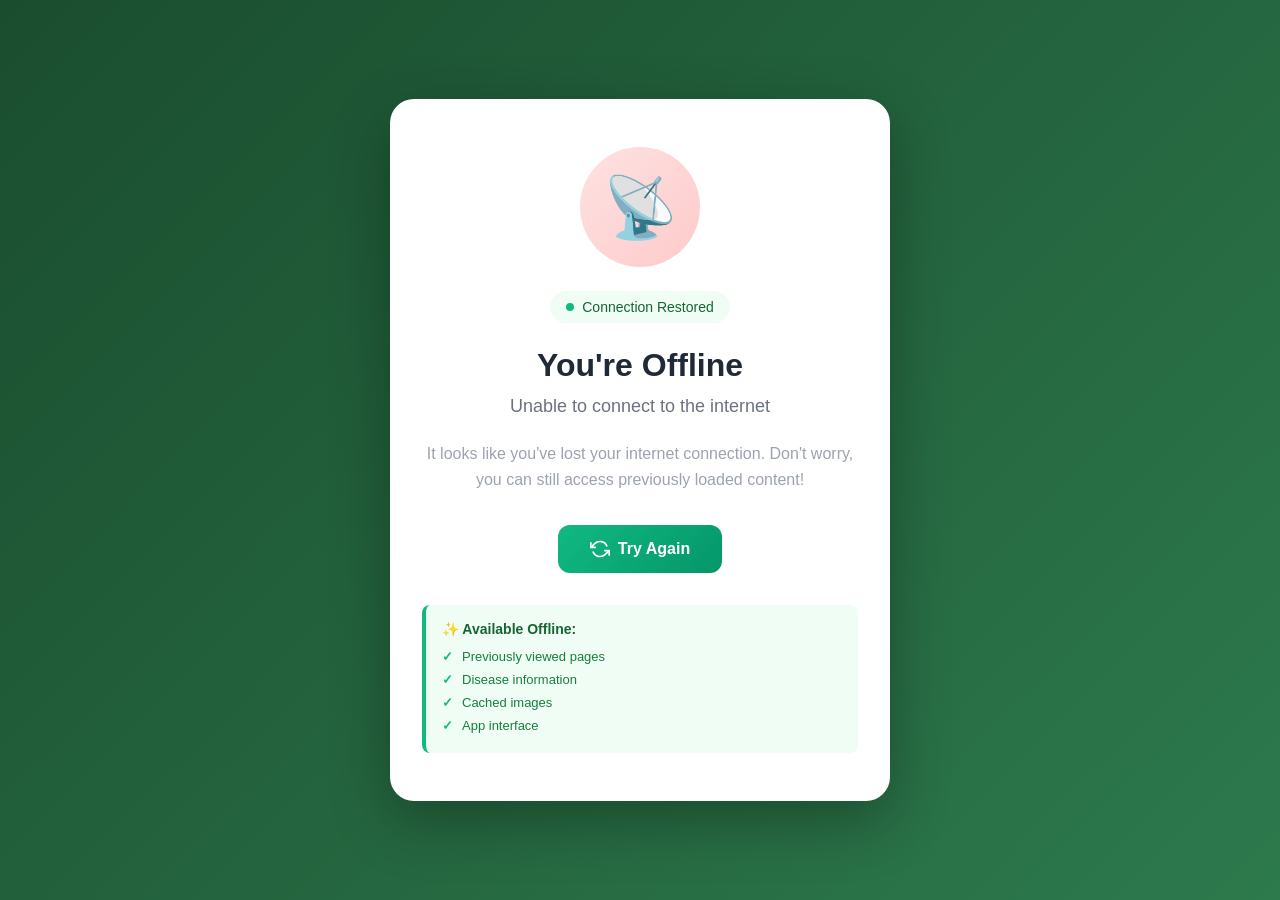
<file: static/offline.html>
<!DOCTYPE html>
<html lang="en">
<head>
    <meta charset="UTF-8">
    <meta name="viewport" content="width=device-width, initial-scale=1.0">
    <title>Offline - Chilli Care</title>
    <link rel="icon" href="/static/images/Site icon.png" type="image/png">
    <style>
        * {
            margin: 0;
            padding: 0;
            box-sizing: border-box;
        }

        body {
            font-family: 'Inter', -apple-system, BlinkMacSystemFont, 'Segoe UI', Roboto, sans-serif;
            background: linear-gradient(135deg, #1a4d2e 0%, #2d7a4d 100%);
            min-height: 100vh;
            display: flex;
            align-items: center;
            justify-content: center;
            padding: 20px;
        }

        .offline-container {
            background: white;
            border-radius: 24px;
            padding: 48px 32px;
            max-width: 500px;
            width: 100%;
            text-align: center;
            box-shadow: 0 20px 60px rgba(0, 0, 0, 0.3);
        }

        .offline-icon {
            width: 120px;
            height: 120px;
            margin: 0 auto 24px;
            background: linear-gradient(135deg, #fee2e2 0%, #fecaca 100%);
            border-radius: 50%;
            display: flex;
            align-items: center;
            justify-content: center;
            font-size: 60px;
            animation: pulse 2s ease-in-out infinite;
        }

        @keyframes pulse {
            0%, 100% {
                transform: scale(1);
            }
            50% {
                transform: scale(1.05);
            }
        }

        h1 {
            font-size: 32px;
            font-weight: 800;
            color: #1f2937;
            margin-bottom: 12px;
        }

        .subtitle {
            font-size: 18px;
            color: #6b7280;
            margin-bottom: 24px;
        }

        .message {
            font-size: 16px;
            color: #9ca3af;
            line-height: 1.6;
            margin-bottom: 32px;
        }

        .btn-retry {
            display: inline-flex;
            align-items: center;
            gap: 8px;
            padding: 14px 32px;
            background: linear-gradient(135deg, #10b981 0%, #059669 100%);
            color: white;
            border: none;
            border-radius: 12px;
            font-size: 16px;
            font-weight: 600;
            cursor: pointer;
            transition: all 0.3s ease;
            text-decoration: none;
        }

        .btn-retry:hover {
            transform: translateY(-2px);
            box-shadow: 0 8px 20px rgba(16, 185, 129, 0.4);
        }

        .btn-retry:active {
            transform: translateY(0);
        }

        .cached-notice {
            margin-top: 32px;
            padding: 16px;
            background: #f0fdf4;
            border-left: 4px solid #10b981;
            border-radius: 8px;
            text-align: left;
        }

        .cached-notice h3 {
            font-size: 14px;
            font-weight: 600;
            color: #166534;
            margin-bottom: 8px;
        }

        .cached-notice ul {
            list-style: none;
            padding: 0;
        }

        .cached-notice li {
            font-size: 13px;
            color: #15803d;
            padding: 4px 0;
            padding-left: 20px;
            position: relative;
        }

        .cached-notice li::before {
            content: '✓';
            position: absolute;
            left: 0;
            color: #10b981;
            font-weight: 700;
        }

        .network-status {
            display: inline-flex;
            align-items: center;
            gap: 8px;
            padding: 8px 16px;
            background: #fef2f2;
            border-radius: 20px;
            font-size: 14px;
            color: #991b1b;
            margin-bottom: 24px;
        }

        .status-dot {
            width: 8px;
            height: 8px;
            background: #dc2626;
            border-radius: 50%;
            animation: blink 1.5s ease-in-out infinite;
        }

        @keyframes blink {
            0%, 100% {
                opacity: 1;
            }
            50% {
                opacity: 0.3;
            }
        }

        @media (max-width: 480px) {
            .offline-container {
                padding: 32px 24px;
            }

            h1 {
                font-size: 24px;
            }

            .subtitle {
                font-size: 16px;
            }

            .offline-icon {
                width: 100px;
                height: 100px;
                font-size: 50px;
            }
        }
    </style>
</head>
<body>
    <div class="offline-container">
        <div class="offline-icon">
            📡
        </div>

        <div class="network-status">
            <span class="status-dot"></span>
            <span>No Internet Connection</span>
        </div>

        <h1>You're Offline</h1>
        <p class="subtitle">Unable to connect to the internet</p>
        
        <p class="message">
            It looks like you've lost your internet connection. 
            Don't worry, you can still access previously loaded content!
        </p>

        <button class="btn-retry" onclick="window.location.reload()">
            <svg width="20" height="20" viewBox="0 0 24 24" fill="none" stroke="currentColor" stroke-width="2">
                <path d="M1 4v6h6M23 20v-6h-6"/>
                <path d="M20.49 9A9 9 0 0 0 5.64 5.64L1 10m22 4l-4.64 4.36A9 9 0 0 1 3.51 15"/>
            </svg>
            Try Again
        </button>

        <div class="cached-notice">
            <h3>✨ Available Offline:</h3>
            <ul>
                <li>Previously viewed pages</li>
                <li>Disease information</li>
                <li>Cached images</li>
                <li>App interface</li>
            </ul>
        </div>
    </div>

    <script>
        // Check if we're back online
        window.addEventListener('online', () => {
            console.log('Back online!');
            // Show notification
            const notice = document.createElement('div');
            notice.style.cssText = `
                position: fixed;
                top: 20px;
                right: 20px;
                background: linear-gradient(135deg, #10b981 0%, #059669 100%);
                color: white;
                padding: 16px 24px;
                border-radius: 12px;
                box-shadow: 0 4px 12px rgba(0, 0, 0, 0.2);
                font-weight: 600;
                z-index: 9999;
                animation: slideIn 0.3s ease;
            `;
            notice.textContent = '✓ You\'re back online!';
            document.body.appendChild(notice);
            
            // Reload after a short delay
            setTimeout(() => {
                window.location.reload();
            }, 1500);
        });

        // Update status if already online
        if (navigator.onLine) {
            document.querySelector('.network-status').innerHTML = `
                <span style="width: 8px; height: 8px; background: #10b981; border-radius: 50%;"></span>
                <span style="color: #166534;">Connection Restored</span>
            `;
            document.querySelector('.network-status').style.background = '#f0fdf4';
        }
    </script>
</body>
</html>
</file>
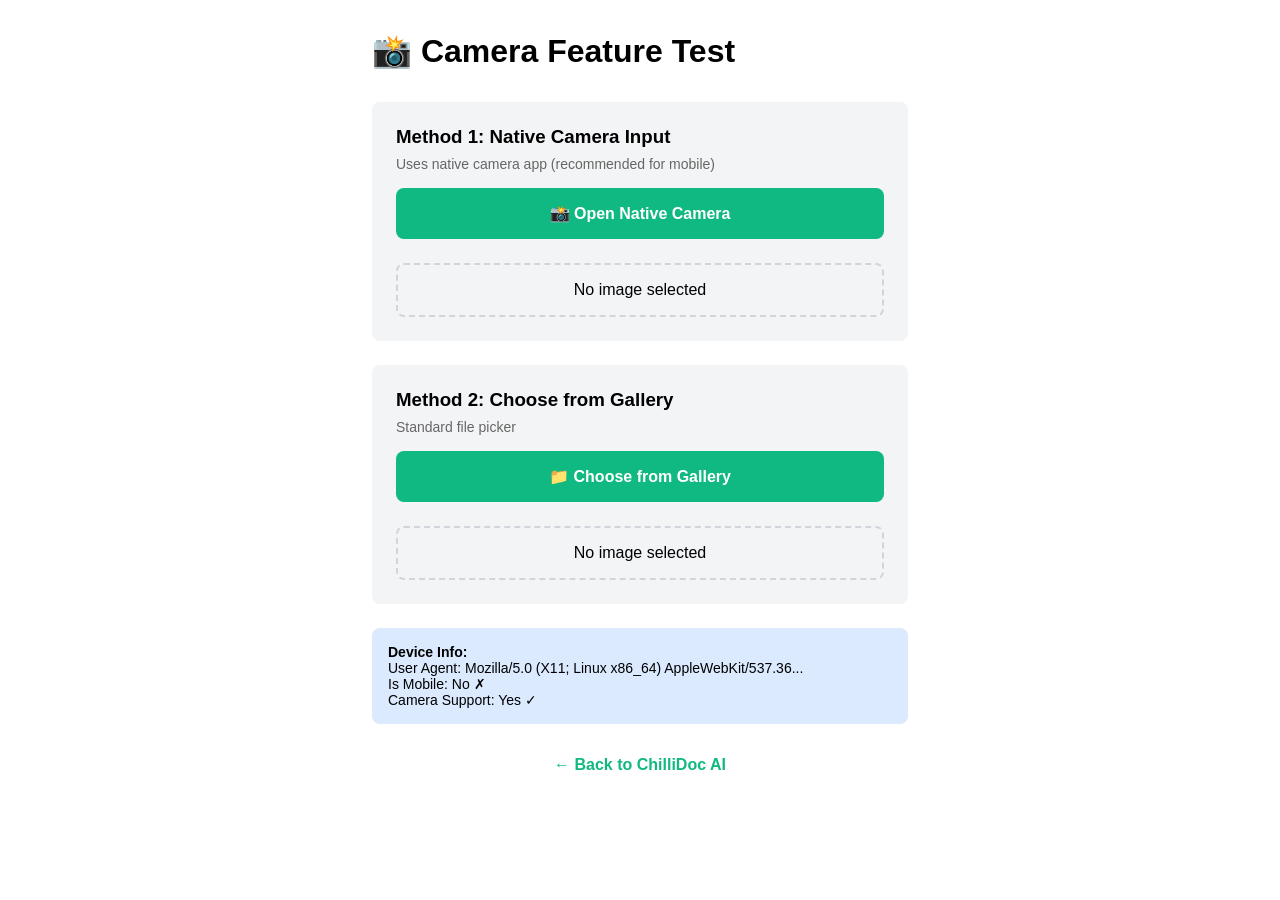
<file: templates/camera-test.html>
<!DOCTYPE html>
<html lang="en">
<head>
    <meta charset="UTF-8">
    <meta name="viewport" content="width=device-width, initial-scale=1.0">
    <title>Camera Test - ChilliDoc AI</title>
    <style>
        * { margin: 0; padding: 0; box-sizing: border-box; }
        body {
            font-family: -apple-system, BlinkMacSystemFont, 'Segoe UI', sans-serif;
            padding: 2rem;
            max-width: 600px;
            margin: 0 auto;
        }
        h1 { margin-bottom: 2rem; }
        .test-section {
            background: #f3f4f6;
            padding: 1.5rem;
            border-radius: 0.5rem;
            margin-bottom: 1.5rem;
        }
        button {
            width: 100%;
            padding: 1rem;
            margin: 0.5rem 0;
            border: none;
            border-radius: 0.5rem;
            font-size: 1rem;
            cursor: pointer;
            background: #10b981;
            color: white;
            font-weight: 600;
        }
        button:hover { background: #059669; }
        .preview {
            margin-top: 1rem;
            border: 2px dashed #d1d5db;
            border-radius: 0.5rem;
            padding: 1rem;
            text-align: center;
        }
        .preview img {
            max-width: 100%;
            border-radius: 0.5rem;
            margin-top: 1rem;
        }
        .info {
            background: #dbeafe;
            padding: 1rem;
            border-radius: 0.5rem;
            margin-top: 1rem;
            font-size: 0.875rem;
        }
        .success { background: #d1fae5; color: #065f46; }
        .error { background: #fee2e2; color: #991b1b; }
    </style>
</head>
<body>
    <h1>📸 Camera Feature Test</h1>
    
    <div class="test-section">
        <h3>Method 1: Native Camera Input</h3>
        <p style="margin: 0.5rem 0; font-size: 0.875rem; color: #666;">
            Uses native camera app (recommended for mobile)
        </p>
        <input type="file" id="nativeCamera" accept="image/*" capture="environment" hidden>
        <button onclick="document.getElementById('nativeCamera').click()">
            📸 Open Native Camera
        </button>
        <div class="preview" id="preview1">No image selected</div>
    </div>
    
    <div class="test-section">
        <h3>Method 2: Choose from Gallery</h3>
        <p style="margin: 0.5rem 0; font-size: 0.875rem; color: #666;">
            Standard file picker
        </p>
        <input type="file" id="gallery" accept="image/*" hidden>
        <button onclick="document.getElementById('gallery').click()">
            📁 Choose from Gallery
        </button>
        <div class="preview" id="preview2">No image selected</div>
    </div>
    
    <div class="info" id="deviceInfo">
        <strong>Device Info:</strong><br>
        User Agent: <span id="ua"></span><br>
        Is Mobile: <span id="isMobile"></span><br>
        Camera Support: <span id="cameraSupport"></span>
    </div>
    
    <div style="margin-top: 2rem; text-align: center;">
        <a href="/" style="color: #10b981; text-decoration: none; font-weight: 600;">
            ← Back to ChilliDoc AI
        </a>
    </div>
    
    <script>
        // Device detection
        const isMobile = /iPhone|iPad|iPod|Android/i.test(navigator.userAgent);
        const cameraSupport = !!(navigator.mediaDevices && navigator.mediaDevices.getUserMedia);
        
        document.getElementById('ua').textContent = navigator.userAgent.substring(0, 50) + '...';
        document.getElementById('isMobile').textContent = isMobile ? 'Yes ✓' : 'No ✗';
        document.getElementById('cameraSupport').textContent = cameraSupport ? 'Yes ✓' : 'No ✗';
        
        // Handle native camera
        document.getElementById('nativeCamera').addEventListener('change', function(e) {
            handleFile(e.target.files[0], 'preview1', 'Native Camera');
        });
        
        // Handle gallery
        document.getElementById('gallery').addEventListener('change', function(e) {
            handleFile(e.target.files[0], 'preview2', 'Gallery');
        });
        
        function handleFile(file, previewId, method) {
            const preview = document.getElementById(previewId);
            
            if (!file) {
                preview.innerHTML = '<span style="color: #991b1b;">No file selected</span>';
                return;
            }
            
            console.log(`${method} - File selected:`, {
                name: file.name,
                type: file.type,
                size: file.size,
                lastModified: file.lastModified
            });
            
            // Validate
            if (!file.type.startsWith('image/')) {
                preview.innerHTML = '<span style="color: #991b1b;">❌ Not an image file</span>';
                return;
            }
            
            if (file.size > 16 * 1024 * 1024) {
                preview.innerHTML = '<span style="color: #991b1b;">❌ File too large (max 16MB)</span>';
                return;
            }
            
            // Show preview
            const reader = new FileReader();
            reader.onload = function(e) {
                preview.innerHTML = `
                    <div style="color: #065f46;">✓ Image loaded successfully!</div>
                    <div style="font-size: 0.75rem; color: #666; margin-top: 0.5rem;">
                        ${file.name} (${(file.size / 1024).toFixed(1)} KB)
                    </div>
                    <img src="${e.target.result}" alt="Preview">
                `;
            };
            reader.onerror = function() {
                preview.innerHTML = '<span style="color: #991b1b;">❌ Failed to load image</span>';
            };
            reader.readAsDataURL(file);
        }
    </script>
</body>
</html>
</file>
